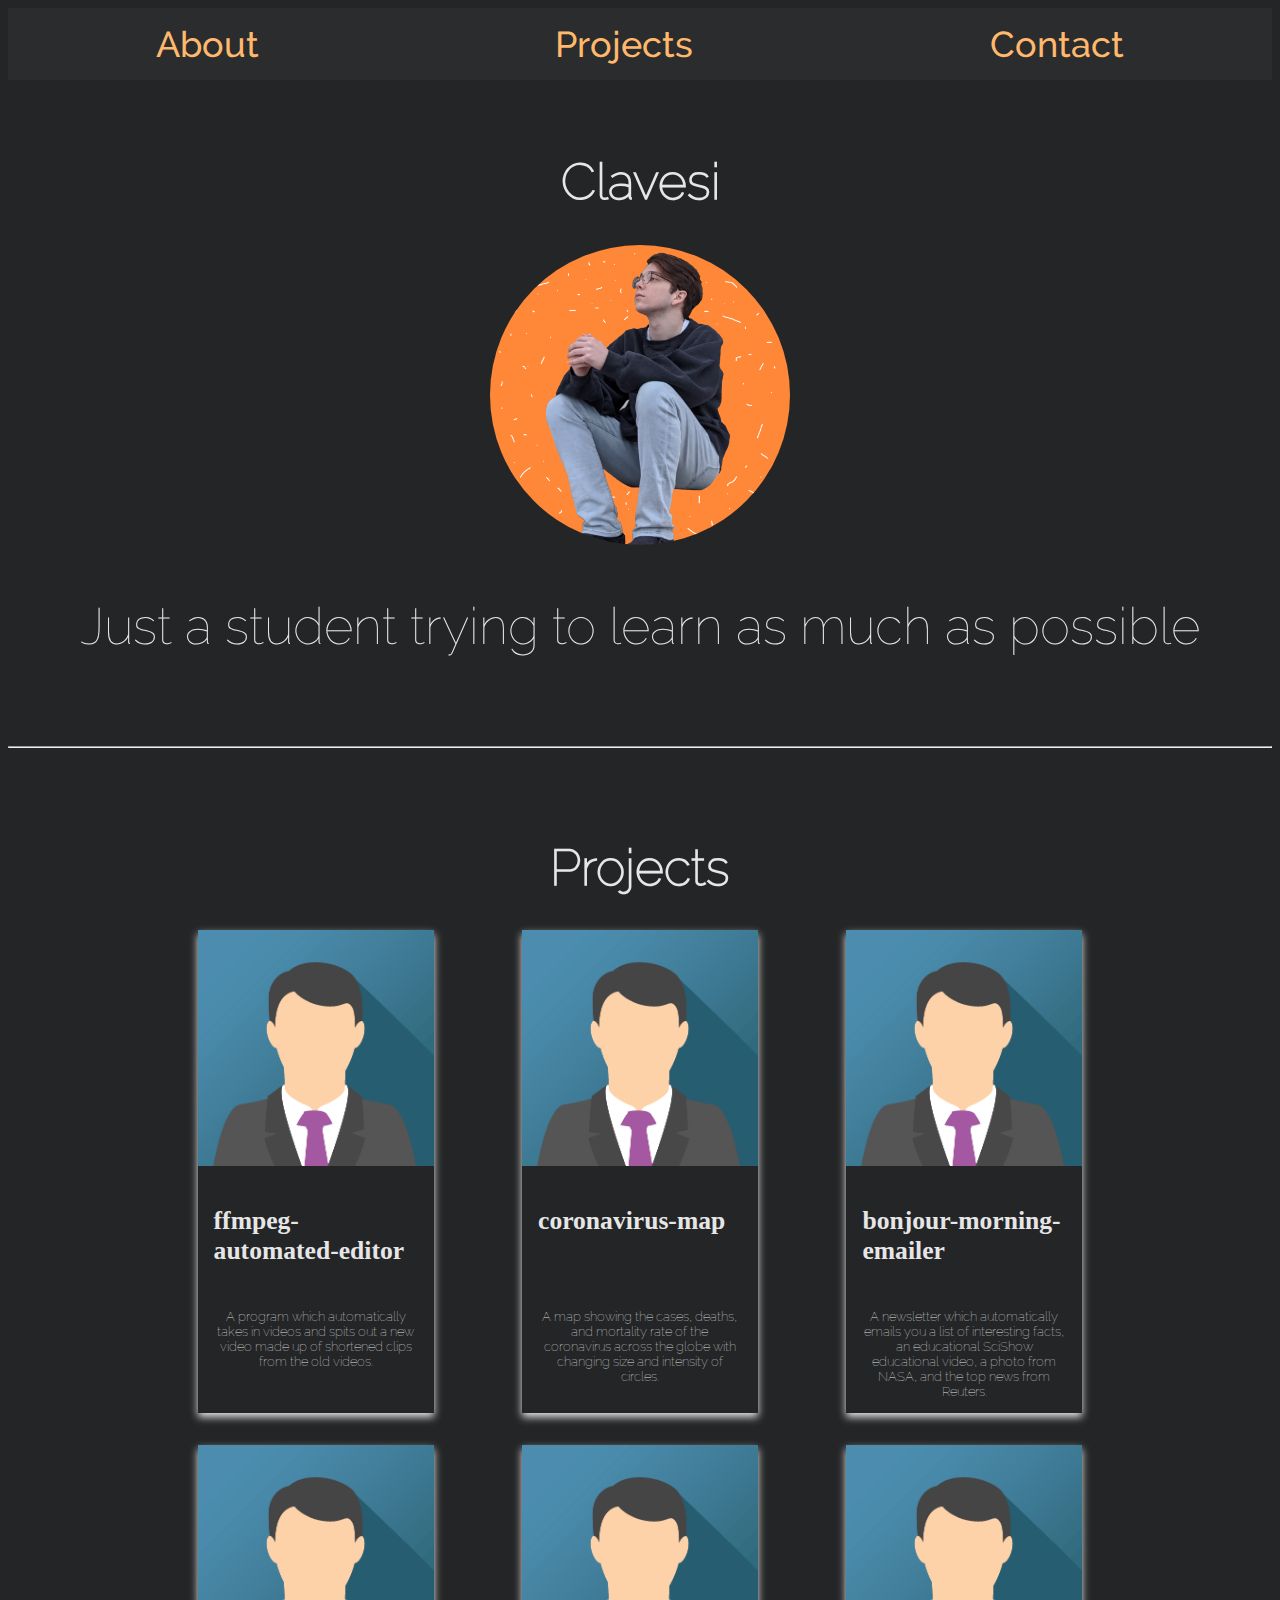
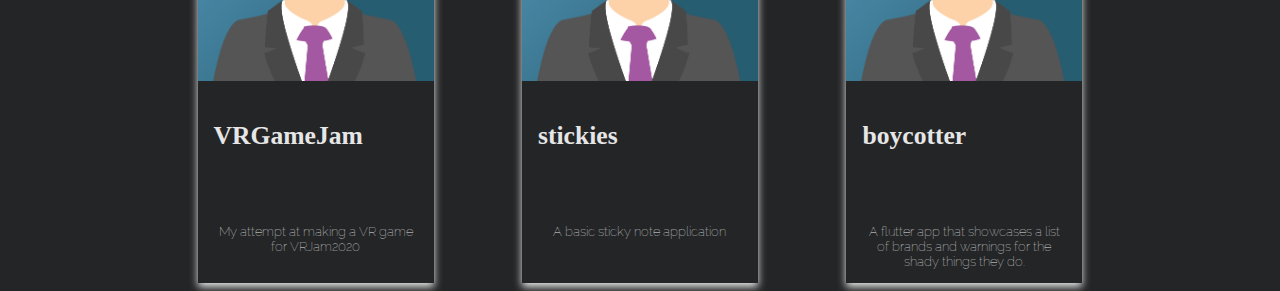
<file: index.html>
<!DOCTYPE html>
<html lang="en">

<head>
    <meta charset="UTF-8">
    <meta name="viewport" content="width=device-width, initial-scale=1.0">
    <link rel="stylesheet" href="css/index.css">
    <title>clavesi</title>
</head>

<body>
    <div class="topnav">
        <a href="#about">About</a>
        <a href="#projects">Projects</a>
        <a href="#">Contact</a>
    </div>
    <div class="about" id="about">
        <h1>Clavesi</h1>
        <img src="profilepic.png">
        <p>Just a student trying to learn as much as possible</p>
    </div>
    <hr>

    <div class="projects" id="projects">
        <h1>Projects</h1>
        <div class="cards">
            <div class="card">
                <a target="_blank" rel="noopener noreferrer" href="https://github.com/clavesi/ffmpeg-automated-editor">
                    <img src="img_avatar.png" alt="Avatar" style="width:100%">
                    <div class="container">
                        <div class="title">
                            <h4><b>ffmpeg-automated-editor</b></h4>
                        </div>
                        <p>A program which automatically takes in videos and spits out a new video made up of shortened
                            clips from the old videos.</p>
                    </div>
                </a>
            </div>
            <div class="card">
                <a target="_blank" rel="noopener noreferrer" href="https://github.com/clavesi/coronavirus-map">
                    <img src="img_avatar.png" alt="Avatar" style="width:100%">
                    <div class="container">
                        <div class="title">
                            <h4><b>coronavirus-map</b></h4>
                        </div>
                        <p>A map showing the cases, deaths, and mortality rate of the coronavirus across the globe with
                            changing size and intensity of circles.</p>
                    </div>
                </a>
            </div>
            <div class="card">
                <a target="_blank" rel="noopener noreferrer" href="https://github.com/clavesi/bonjour-morning-emailer">
                    <img src="img_avatar.png" alt="Avatar" style="width:100%">
                    <div class="container">
                        <div class="title">
                            <h4><b>bonjour-morning-emailer</b></h4>
                        </div>
                        <p>A newsletter which automatically emails you a list of interesting facts, an educational
                            SciShow educational video, a photo from NASA, and the top news from Reuters. </p>
                    </div>
                </a>
            </div>
            <div class="card">
                <a target="_blank" rel="noopener noreferrer" href="https://github.com/clavesi/VRGameJam">
                    <img src="img_avatar.png" alt="Avatar" style="width:100%">
                    <div class="container">
                        <div class="title">
                            <h4><b>VRGameJam</b></h4>
                        </div>
                        <p>My attempt at making a VR game for VRJam2020 </p>
                    </div>
                </a>
            </div>
            <div class="card">
                <a target="_blank" rel="noopener noreferrer" href="https://github.com/clavesi/stickies">
                    <img src="img_avatar.png" alt="Avatar" style="width:100%">
                    <div class="container">
                        <div class="title">
                            <h4><b>stickies</b></h4>
                        </div>
                        <p>A basic sticky note application</p>
                    </div>
                </a>
            </div>
            <div class="card">
                <a target="_blank" rel="noopener noreferrer" href="https://github.com/clavesi/boycotter">
                    <img src="img_avatar.png" alt="Avatar" style="width:100%">
                    <div class="container">
                        <div class="title">
                            <h4><b>boycotter</b></h4>
                        </div>
                        <p>A flutter app that showcases a list of brands and warnings for the shady things they do. </p>
                    </div>
                </a>
            </div>
        </div>
    </div>
</body>

</html>
</file>
<file: css/index.css>
@import url("fonts.css");

body {
    background-color: #242526;
}

a {
    text-decoration: none;
}

h1, p, h4 {
    color: #E6E6E6;
}

h1 {
    text-align: center;
    font-family: 'Raleway Light';
    font-size: 50px;
}

p {
    text-align: center;
    font-family: 'Raleway Thin';
    font-size: 16px;
}

.topnav {
    display: flex;
    flex-direction: row;
    height: 8vh;
    background-color: #2a2c2d;
    justify-content: space-around;
    align-items: center;
}

.topnav a {
    color: #FFB86C;
    font-family: 'Raleway Medium';
    font-size: 4vh;
}

.about {
    margin-top: 8vh;
}

.about img {
    border-radius: 50%;
    display: block;
    margin-left: auto;
    margin-right: auto;
    width: 300px;
    height: 300px;
}

.about p {
    font-size: 4vw;
}

hr {
    margin-top: 10vh;
    margin-bottom: 10vh;
}

.cards {
    margin-inline: 15%;
    display: grid;
    grid-template-columns: 1fr 1fr 1fr;
    row-gap: 2em;
    column-gap: 10%;
}

.card {
    box-shadow: 0 4px 8px 0 #E6E6E6;
    transition: 0.3s;
}

.card:hover {
    box-shadow: 0 4px 8px 0 #FFB86C
}

.container {
    padding: 2px 16px;
}

.title {
    height: 10vh;
}

.card h4 {
    font-size: 2vw;
}

.card p {
    font-size: 1vw;
}

@media only screen and (max-width: 400px) {
    h1 {
        font-size: 10vw;
    }

    .topnav {
        display: flex;
        flex-direction: column;
        height: 30vw;
        background-color: #2a2c2d;
        justify-content: space-around;
        align-items: center;
    }

    .topnav a {
        font-size: 5vw;
    }

    .about {
        margin-top: 4vh;
    }

    .about img {
        width: 75%;
        height: 75%;
    }

    hr {
        margin-top: 8vh;
        margin-bottom: 4vh;
    }

    .cards {
        display: block;
        margin-inline: 5em;
    }

    .card {
        margin-block: 1em;
    }

    .card h4, .card p {
        font-size: 5vw;
    }
}
</file>
